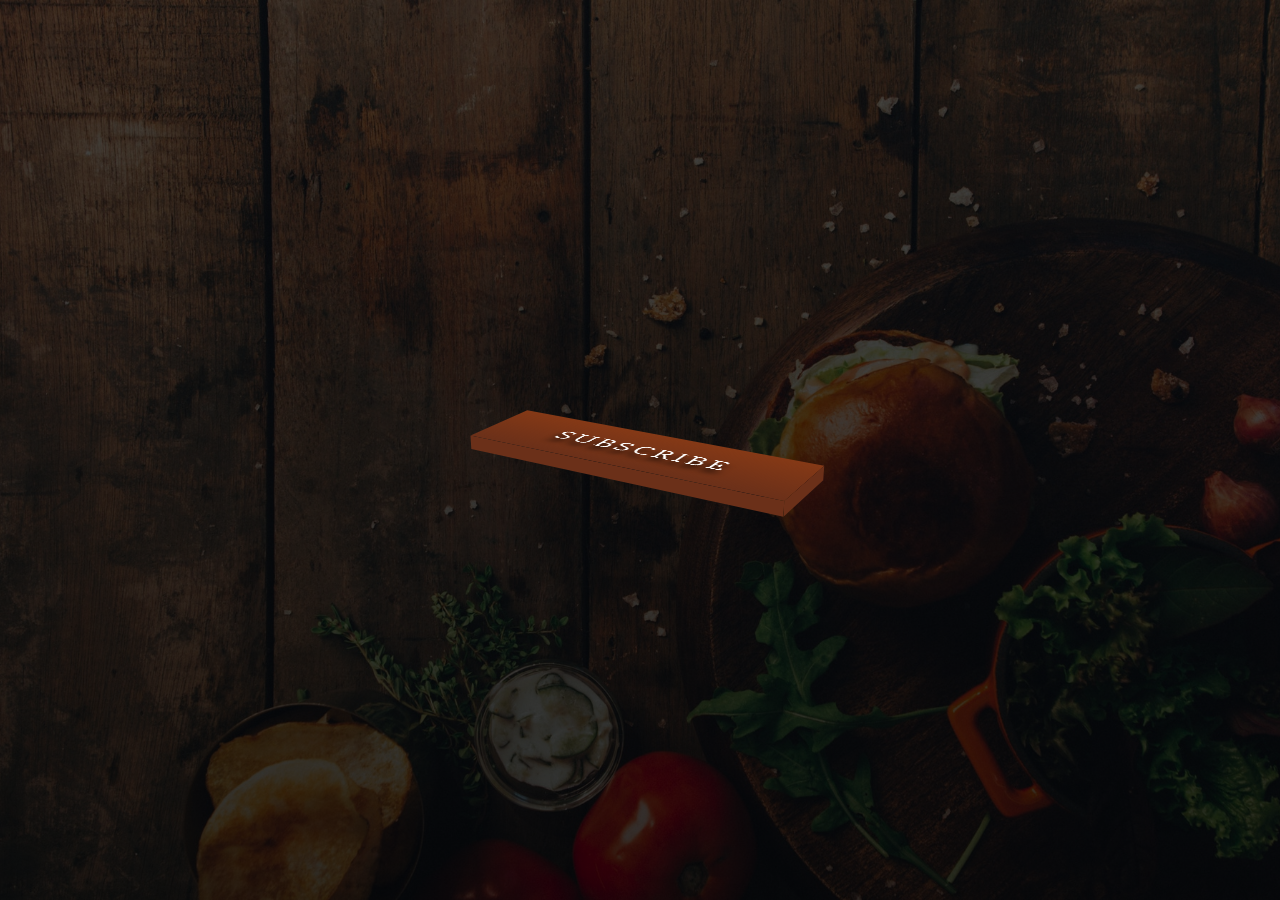
<file: 3D button/index.html>
<!DOCTYPE html>
<html lang="en">
<head>
    <meta charset="UTF-8">
    <meta http-equiv="X-UA-Compatible" content="IE=edge">
    <meta name="viewport" content="width=device-width, initial-scale=1.0">
    <link rel="stylesheet" href="style.css">
    <link rel="stylesheet" href="https://fonts.googleapis.com/css?family=Slabo+27px">
    <title>3D Button</title>
</head>
<body>
    <div class="container">
        <button class="btn">Subscribe</button>
    </div>
</body>
</html>
</file>
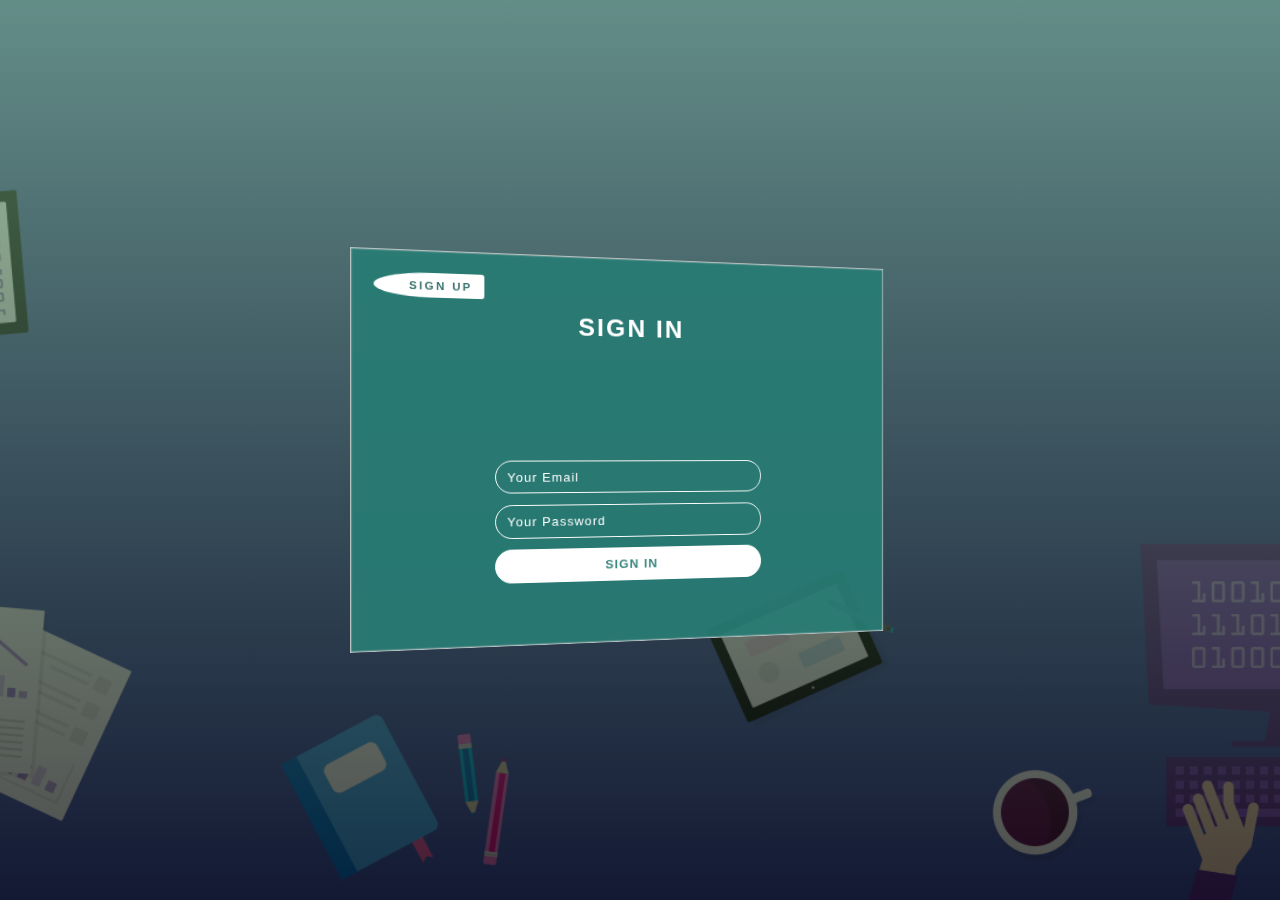
<file: 3D forms/index.html>
<!DOCTYPE html>
<html lang="en">
  <head>
    <meta charset="UTF-8" />
    <meta http-equiv="X-UA-Compatible" content="IE=edge" />
    <meta name="viewport" content="width=device-width, initial-scale=1.0" />
    <title>3D forms</title>
    <link rel="stylesheet" href="style.css" />
  </head>
  <body>
    <div class="container">
      <div class="forms-wrapper">
        <form action="" class="signin-form">
          <a href="#" class="signup-btn">sign up</a>
          <h2>Sign In</h2>
          <div class="inputs-wrapper">
            <input type="email" placeholder="Your Email" />
            <input type="password" placeholder="Your Password" />
            <input type="submit" value="Sign in" />
          </div>
        </form>

        <form action="" class="signup-form">
          <a href="#" class="signin-btn">sign in</a>
          <h2>Sign Up</h2>
          <div class="inputs-wrapper">
            <input type="text" placeholder="Your Name" />
            <input type="email" placeholder="Your Email" />
            <input type="password" placeholder="Your Password" />
            <input type="password" placeholder="Confirm Password" />
            <input type="submit" value="Sign up" />
          </div>
        </form>
      </div>
    </div>
    <script src="script.js"></script>
  </body>
</html>
</file>
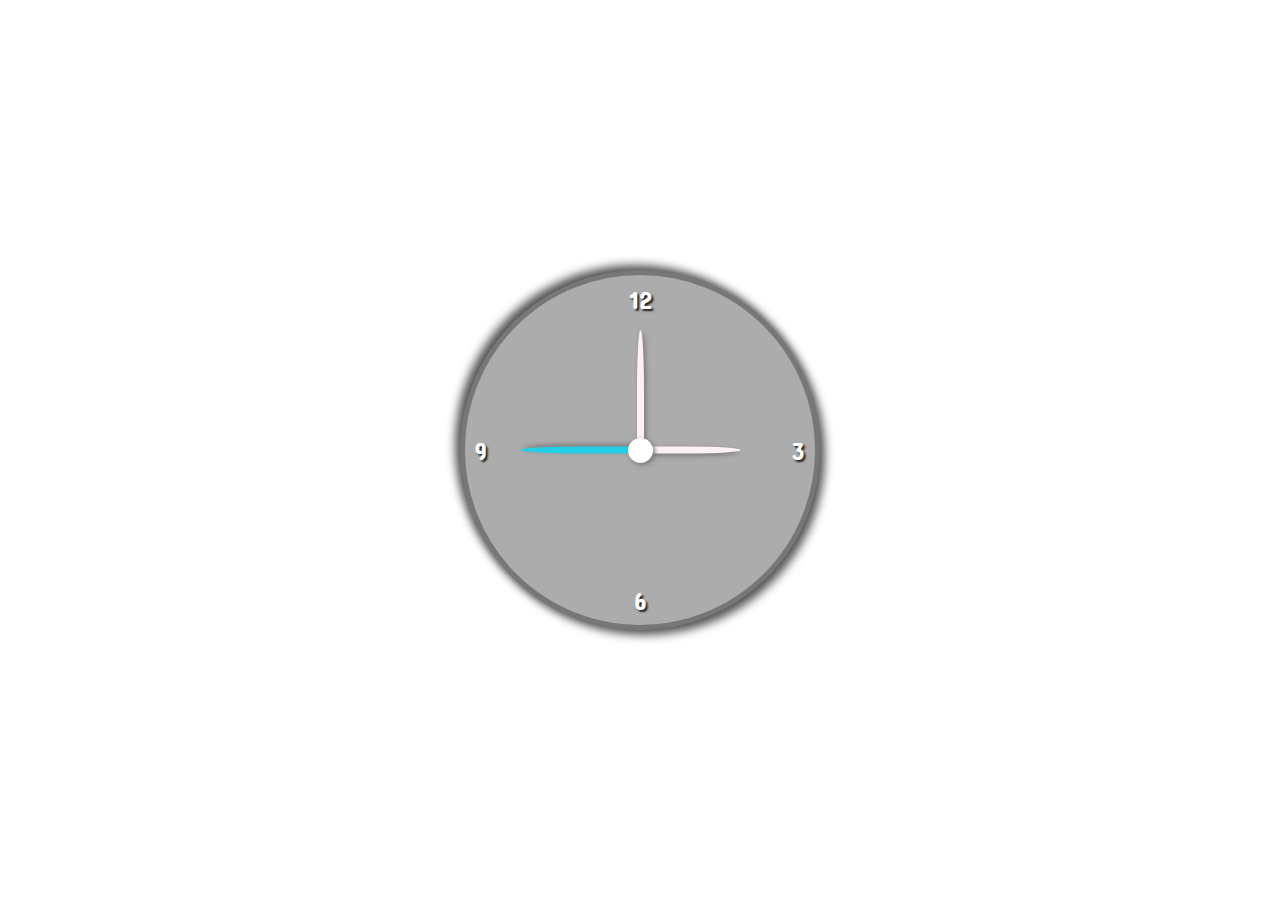
<file: Clock/index.html>
<!DOCTYPE html>
<html lang="en">
  <head>
    <meta charset="UTF-8" />
    <meta http-equiv="X-UA-Compatible" content="IE=edge" />
    <meta name="viewport" content="width=device-width, initial-scale=1.0" />
    <link rel="stylesheet" href="style.css" />
    <title>Clock</title>
  </head>
  <body>
    <div class="container">
      <div class="clock">
        <div class="numbers">
          <div class="twelve">12</div>
          <div class="three">3</div>
          <div class="six">6</div>
          <div class="nine">9</div>
        </div>
        <div class="arrows">
          <div class="hour"></div>
          <div class="minute"></div>
          <div class="second"></div>
        </div>
      </div>
    </div>

    <script src="script.js"></script>
  </body>
</html>
</file>
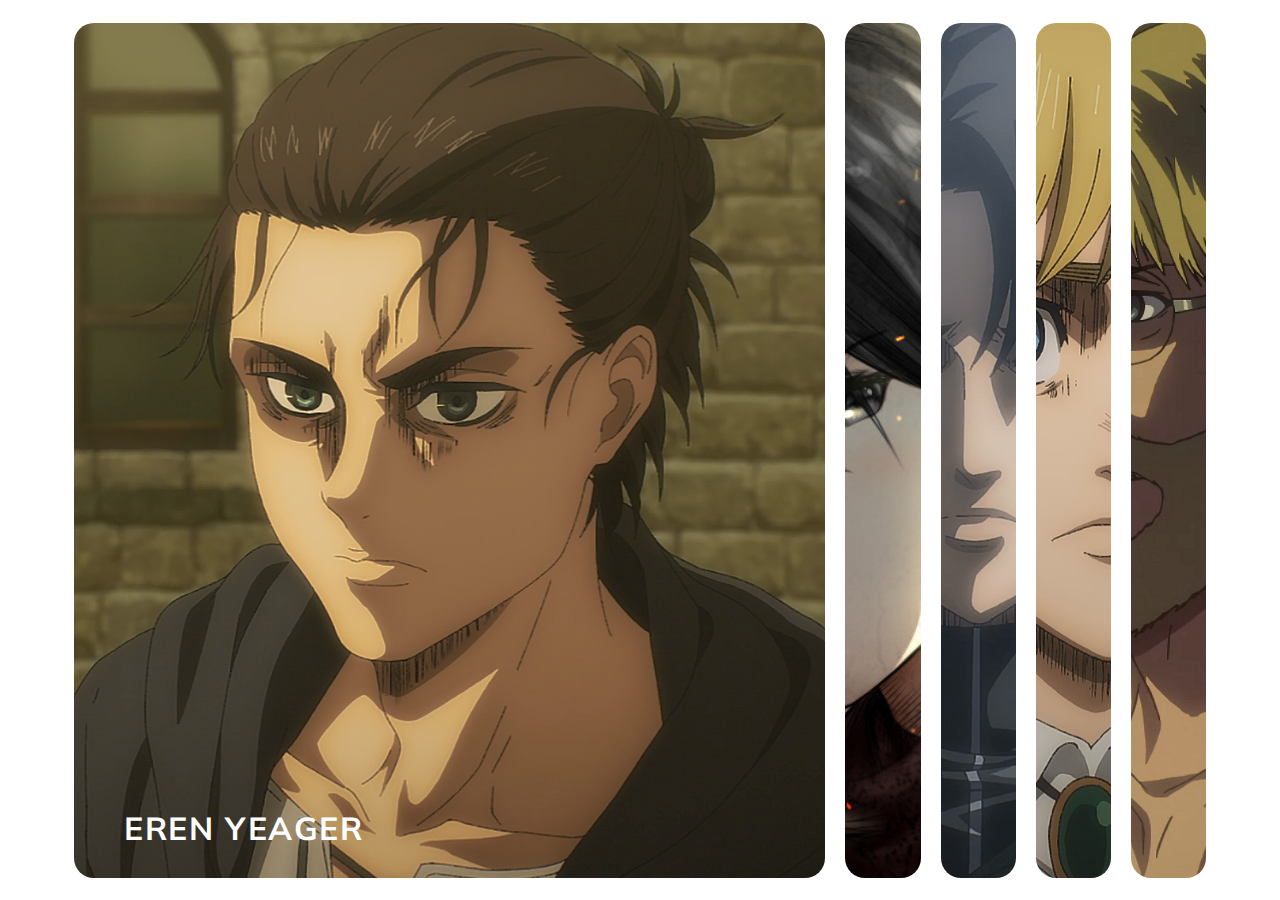
<file: Expanding cards/index.html>
<!DOCTYPE html>
<html lang="en">

<head>
    <meta charset="UTF-8" />
    <meta name="viewport" content="width=device-width, initial-scale=1.0" />
    <link rel="stylesheet" href="index.css" />
    <title>Expanding Cards</title>
</head>

<body>
    <div class="container">
        <div class="panel active"
            style="background-image: url('./img/Eren.jpg')">
            <h3><a href="#">Eren Yeager</a></h3>
        </div>
        <div class="panel"
            style="background-image: url('./img/mikasa.jpg')">
            <h3><a href="#">Mikasa Ackerman</a></h3>
        </div>
        <div class="panel"
            style="background-image: url('./img/levi.jpg')">
            <h3><a href="#">Levi Ackerman</a></h3>
        </div>
        <div class="panel"
            style="background-image: url('./img/armin.jpg')">
            <h3><a href="#">Armin Arlert</a></h3>
        </div>
        <div class="panel"
            style="background-image: url('./img/zeke.jpg')">
            <h3><a href="#">Zeke Yeager</a></h3>
        </div>

    </div>

    <script src="index.js"></script>
</body>

</html>
</file>
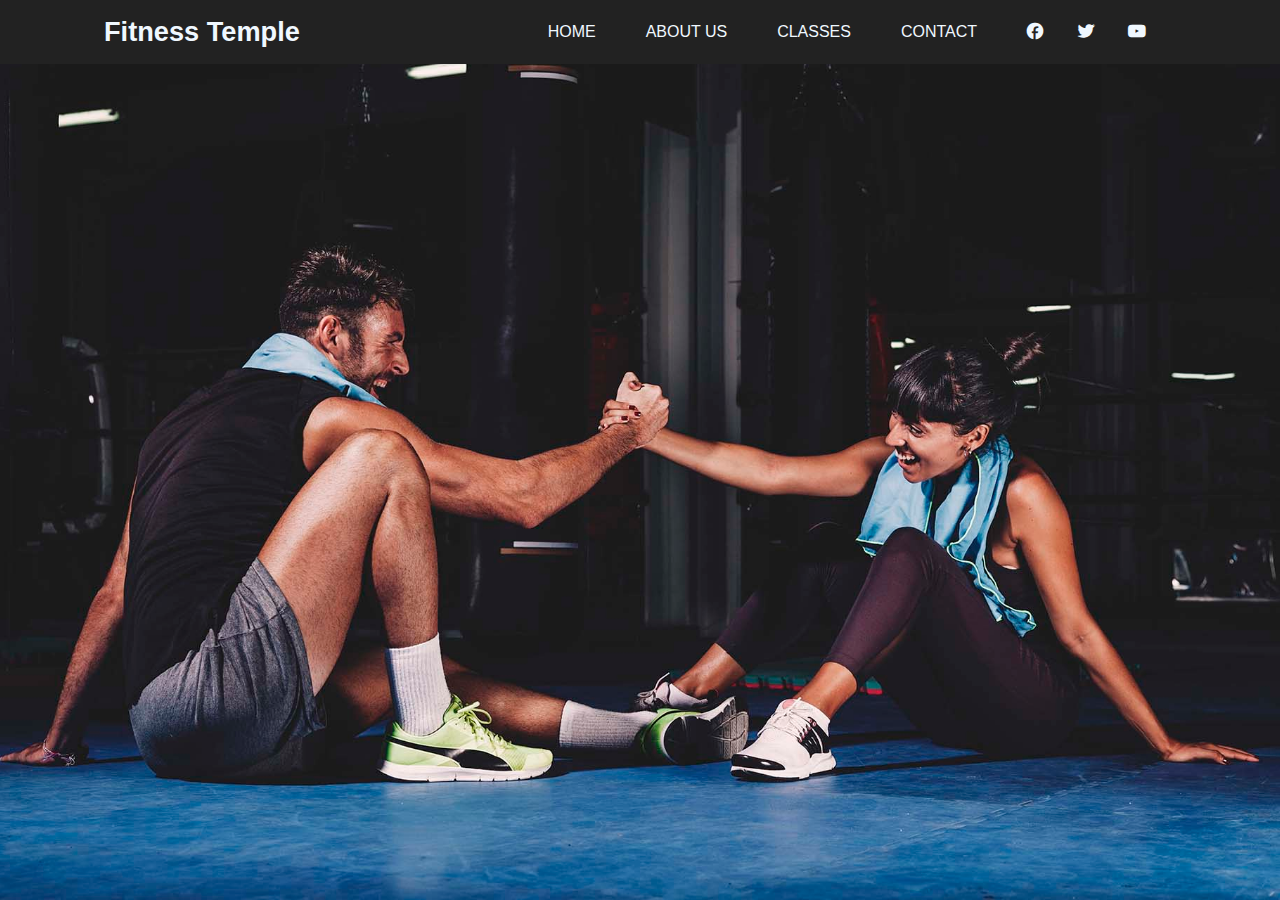
<file: Gym-website/index.html>
<!DOCTYPE html>
<html lang="en">
<head>
    <meta charset="UTF-8">
    <meta http-equiv="X-UA-Compatible" content="IE=edge">
    <meta name="viewport" content="width=device-width, initial-scale=1.0">
    <link
      rel="stylesheet"
      href="https://cdnjs.cloudflare.com/ajax/libs/font-awesome/6.1.1/css/all.min.css"
      >
    <link rel="stylesheet" href="style.css">
    <title>My Gym</title>
</head>
<body>
    <div class="nav">
        <h2>Fitness Temple</h2>
        <ul id="item">
            <li><a href="#">Home</a></li>
            <li><a href="#">About Us</a></li>
            <li><a href="#">Classes</a></li>
            <li><a href="#">Contact</a></li>
            <div class="icon">
                <i class="fa-brands fa-facebook"></i>
                <i class="fa-brands fa-twitter"></i>
                <i class="fa-brands fa-youtube"></i>
            </div>
        </ul>
    </div>

    <div class="back">
        
    </div>
</body>
</html>
</file>
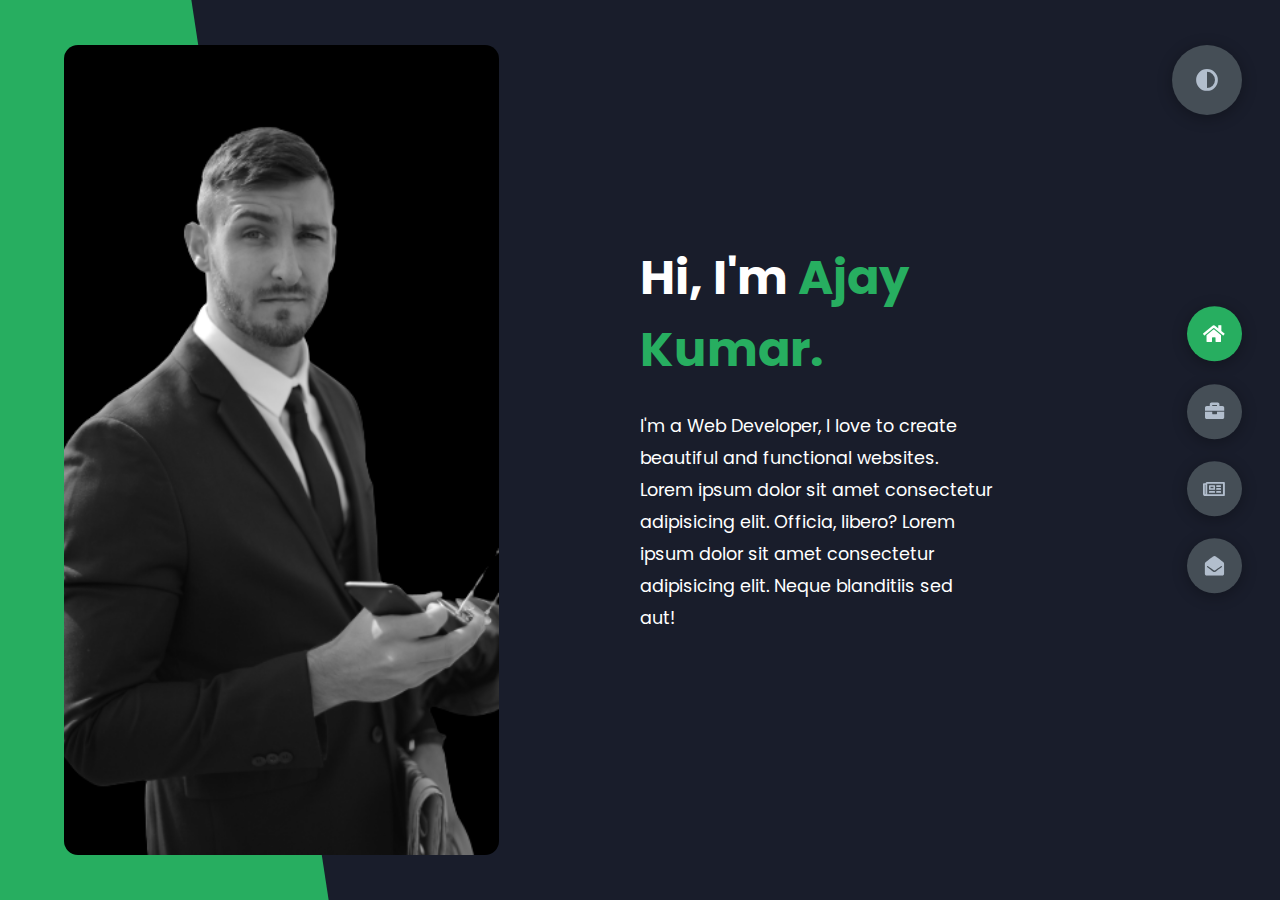
<file: My website/index.html>
<!DOCTYPE html>
<html lang="en">
<head>
    <meta charset="UTF-8">
    <meta http-equiv="X-UA-Compatible" content="IE=edge">
    <meta name="viewport" content="width=device-width, initial-scale=1.0">
    <title>Portfolio</title>
    <link rel="stylesheet" href="styles/styles.css">
    <link rel="preconnect" href="https://fonts.googleapis.com">
    <link rel="preconnect" href="https://fonts.gstatic.com" crossorigin>
    <link rel="stylesheet" href="https://cdnjs.cloudflare.com/ajax/libs/font-awesome/5.15.4/css/all.min.css" integrity="sha512-1ycn6IcaQQ40/MKBW2W4Rhis/DbILU74C1vSrLJxCq57o941Ym01SwNsOMqvEBFlcgUa6xLiPY/NS5R+E6ztJQ==" crossorigin="anonymous" referrerpolicy="no-referrer" />
    <link href="https://fonts.googleapis.com/css2?family=Poppins:wght@400;500;600;700;800&display=swap" rel="stylesheet">
</head>

<body class="main-content">
    <header class="container header active" id="home">
        <div class="header-content">
            <div class="left-header">
                <div class="h-shape"></div>
                <div class="image">
                    <img src="img/hero.png" alt="">
                </div>
            </div>
            <div class="right-header">
                <h1 class="name">
                    Hi, I'm <span>Ajay Kumar.</span>
                </h1>
                <p>
                    I'm a Web Developer, I love to create beautiful and functional websites.
                    Lorem ipsum dolor sit amet consectetur adipisicing elit. Officia, libero?
                    Lorem ipsum dolor sit amet consectetur adipisicing elit. Neque blanditiis sed aut!
                </p>
            </div>
        </div>
    </header>


    <main>


        <section class="container" id="portfolio">

            <div class="main-title">
                <h2>My <span>Portfolio</span><span class="bg-text">My Work</span></h2>
            </div>
            <p class="port-text">
                Here is some of my work that I've done in various programming languages.
            </p>
            <div class="portfolios">
                <div class="portfolio-item">
                    <div class="image">
                        <img src="img/port1.jpg" alt="">
                    </div>
                    <div class="hover-items">
                        <h3>Project Source</h3>
                        <div class="icons">
                            <a href="#" class="icon">
                                <i class="fab fa-github"></i>
                            </a>
                        </div>
                    </div>
                </div>
                <div class="portfolio-item">
                    <div class="image">
                        <img src="img/port2.jpg" alt="">
                    </div>
                    <div class="hover-items">
                        <h3>Project Source</h3>
                        <div class="icons">
                            <a href="#" class="icon">
                                <i class="fab fa-github"></i>
                            </a>
                        </div>
                    </div>
                </div>
                <div class="portfolio-item">
                    <div class="image">
                        <img src="img/port3.jpg" alt="">
                    </div>
                    <div class="hover-items">
                        <h3>Project Source</h3>
                        <div class="icons">
                            <a href="#" class="icon">
                                <i class="fab fa-github"></i>
                            </a>
                        </div>
                    </div>
                </div>
                <div class="portfolio-item">
                    <div class="image">
                        <img src="img/port4.jpg" alt="">
                    </div>
                    <div class="hover-items">
                        <h3>Project Source</h3>
                        <div class="icons">
                            <a href="#" class="icon">
                                <i class="fab fa-github"></i>
                            </a>
                        </div>
                    </div>
                </div>
                <div class="portfolio-item">
                    <div class="image">
                        <img src="img/port5.jpg" alt="">
                    </div>
                    <div class="hover-items">
                        <h3>Project Source</h3>
                        <div class="icons">
                            <a href="#" class="icon">
                                <i class="fab fa-github"></i>
                            </a>
                        </div>
                    </div>
                </div>
                <div class="portfolio-item">
                    <div class="image">
                        <img src="img/port2.jpg" alt="">
                    </div>
                    <div class="hover-items">
                        <h3>Project Source</h3>
                        <div class="icons">
                            <a href="#" class="icon">
                                <i class="fab fa-github"></i>
                            </a>
                        </div>
                    </div>
                </div>
                <div class="portfolio-item">
                    <div class="image">
                        <img src="img/port7.jpg" alt="">
                    </div>
                    <div class="hover-items">
                        <h3>Project Source</h3>
                        <div class="icons">
                            <a href="#" class="icon">
                                <i class="fab fa-github"></i>
                            </a>
                        </div>
                    </div>
                </div>
            </div>

        </section>


        <section class="container" id="blogs">
            <div class="blogs-content">
                <div class="main-title">
                    <h2>My <span>Blogs</span><span class="bg-text">My Blogs</span></h2>
                </div>
                <div class="blogs">
                    <div class="blog">
                        <img src="img/port6.jpg" alt="">
                        <div class="blog-text">
                            <h4>
                                How to Create Your Own Website
                            </h4>
                            <p>
                                Lorem ipsum dolor sit, amet consectetur adipisicing elit. 
                                Doloribus natus voluptas, eos obcaecati recusandae amet?
                            </p>
                        </div>
                    </div>
                    <div class="blog">
                        <img src="img/blog1.jpg" alt="">
                        <div class="blog-text">
                            <h4>
                                How to Become an Expert in Web Design
                            </h4>
                            <p>
                                Lorem ipsum dolor sit, amet consectetur adipisicing elit. 
                                Doloribus natus voluptas, eos obcaecati recusandae amet?
                            </p>
                        </div>
                    </div>
                    <div class="blog">
                        <img src="img/blog2.jpg" alt="">
                        <div class="blog-text">
                            <h4>
                                Become a Web Designer in 10 Days
                            </h4>
                            <p>
                                Lorem ipsum dolor sit, amet consectetur adipisicing elit. 
                                Doloribus natus voluptas, eos obcaecati recusandae amet?
                            </p>
                        </div>
                    </div>
                    <div class="blog">
                        <img src="img/blog3.jpg" alt="">
                        <div class="blog-text">
                            <h4>
                                Debbuging made easy with Web Inspector
                            </h4>
                            <p>
                                Lorem ipsum dolor sit, amet consectetur adipisicing elit. 
                                Doloribus natus voluptas, eos obcaecati recusandae amet?
                            </p>
                        </div>
                    </div>
                    <div class="blog">
                        <img src="img/port1.jpg" alt="">
                        <div class="blog-text">
                            <h4>
                                Get started with Web Design and UI Design
                            </h4>
                            <p>
                                Lorem ipsum dolor sit, amet consectetur adipisicing elit. 
                                Doloribus natus voluptas, eos obcaecati recusandae amet?
                            </p>
                        </div>
                    </div>
                    <div class="blog">
                        <img src="img/port3.jpg" alt="">
                        <div class="blog-text">
                            <h4>
                                This is what you need to know about Web Design
                            </h4>
                            <p>
                                Lorem ipsum dolor sit, amet consectetur adipisicing elit. 
                                Doloribus natus voluptas, eos obcaecati recusandae amet?
                            </p>
                        </div>
                    </div>
                </div>
            </div>
        </section>


        <section class="container contact" id="contact">
            <div class="contact-container">
                <div class="main-title">
                    <h2>Contact <span>Me</span><span class="bg-text">Contact</span></h2>
                </div>
                <div class="contact-content-con">

                    <div class="right-contact">
                        <form action="" class="contact-form">
                            <div class="input-control i-c-2">
                                <input type="text" required placeholder="YOUR NAME">
                                <input type="email" required placeholder="YOUR EMAIL">
                            </div>
                            <div class="input-control">
                                <input type="text" required placeholder="ENTER SUBJECT">
                            </div>
                            <div class="input-control">
                                <textarea name="" id="" cols="15" rows="8" placeholder="Message Here..."></textarea>
                            </div>
                        </form>
                    </div>
                </div>
            </div>
        </section>


    </main>

    <div class="controls">
        <div class="control active-btn" data-id="home" >
            <i class="fas fa-home"></i></a>
        </div>
        <div class="control" data-id="portfolio">
            <i class="fas fa-briefcase"></i>
        </div>
        <div class="control" data-id="blogs">
            <i class="far fa-newspaper"></i>
        </div>
        <div class="control" data-id="contact">
            <i class="fas fa-envelope-open"></i>
        </div>
    </div>


    <div class="theme-btn">
        <i class="fas fa-adjust"></i>
    </div>


    <script src="app.js"></script>
</body>
</html>
</file>
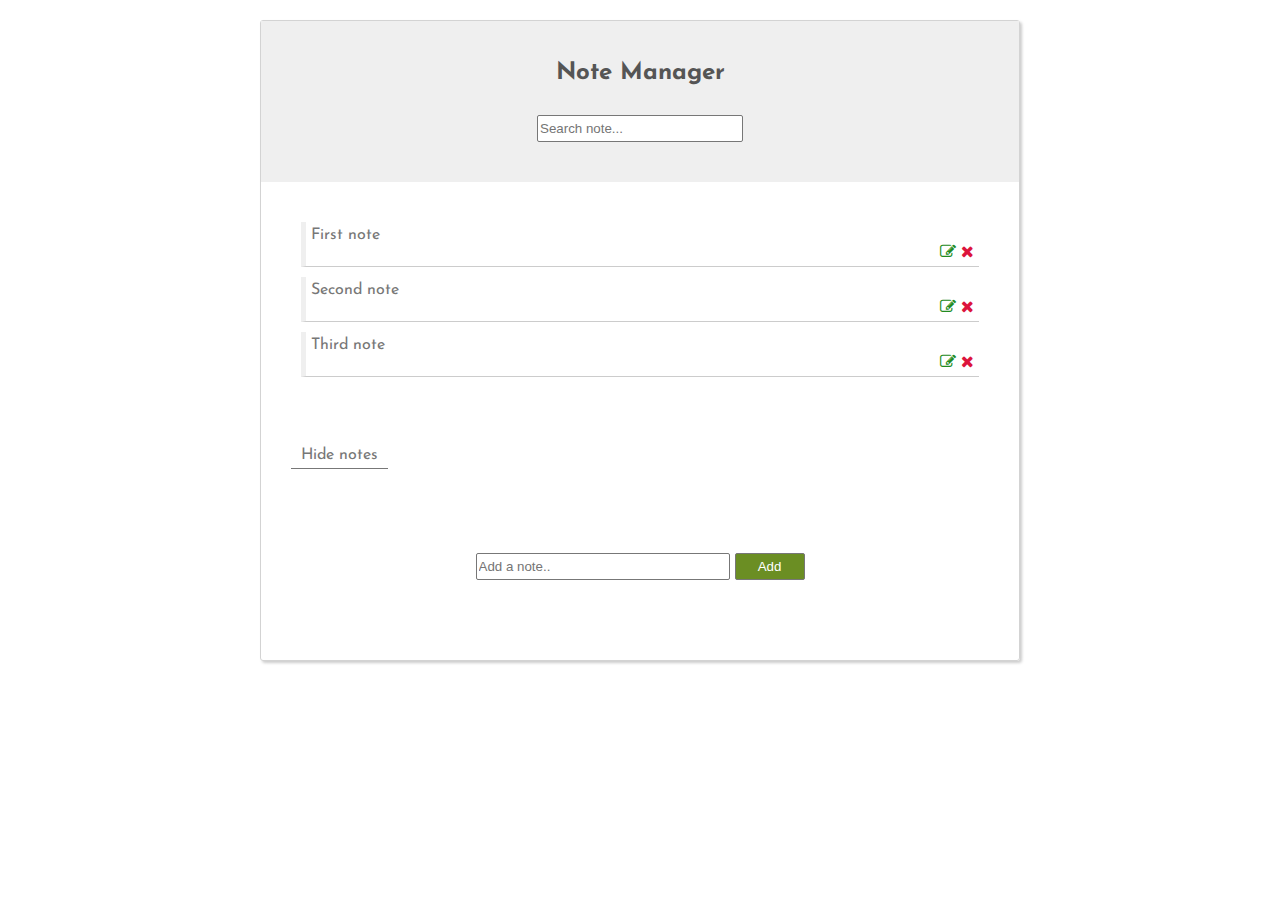
<file: Note Manager/index.html>
<!DOCTYPE html>
<html lang="en">
  <head>
    <meta charset="UTF-8" />
    <title>Note Manager</title>
    <link rel="stylesheet" type="text/css" href="style.css" />
    <link rel="stylesheet" type="text/css" href="css/font-awesome.css" />
    <link
      href="https://fonts.googleapis.com/css?family=Josefin+Sans"
      rel="stylesheet"
    />
  </head>
  <body>
    <div class="wrapper">
      <header>
        <h2 id="heading">Note Manager</h2>
        <form id="search-note">
          <input type="text" placeholder="Search note..." />
        </form>
      </header>
      <div class="note-list">
        <ul id="list">
          <li>
            <p>First note</p>
            <p>
              <i class="fa fa-pencil-square-o"></i><i class="fa fa-times"></i>
            </p>
            <input class="edit-note" type="text" />
          </li>
          <li>
            <p>Second note</p>
            <p>
              <i class="fa fa-pencil-square-o"></i><i class="fa fa-times"></i>
            </p>
            <input class="edit-note" type="text" />
          </li>
          <li>
            <p>Third note</p>
            <p>
              <i class="fa fa-pencil-square-o"></i><i class="fa fa-times"></i>
            </p>
            <input class="edit-note" type="text" />
          </li>
        </ul>
      </div>
      <div id="hide-list">
        <label for="hide">Hide notes</label>
        <input type="checkbox" id="hide" />
      </div>
      <div id="add-notes">
        <form id="add">
          <input type="text" placeholder="Add a note.." id="add-input" />
          <input type="submit" value="Add" id="add-btn" />
        </form>
      </div>
    </div>
  </body>
  <script src="script.js"></script>
</html>
</file>
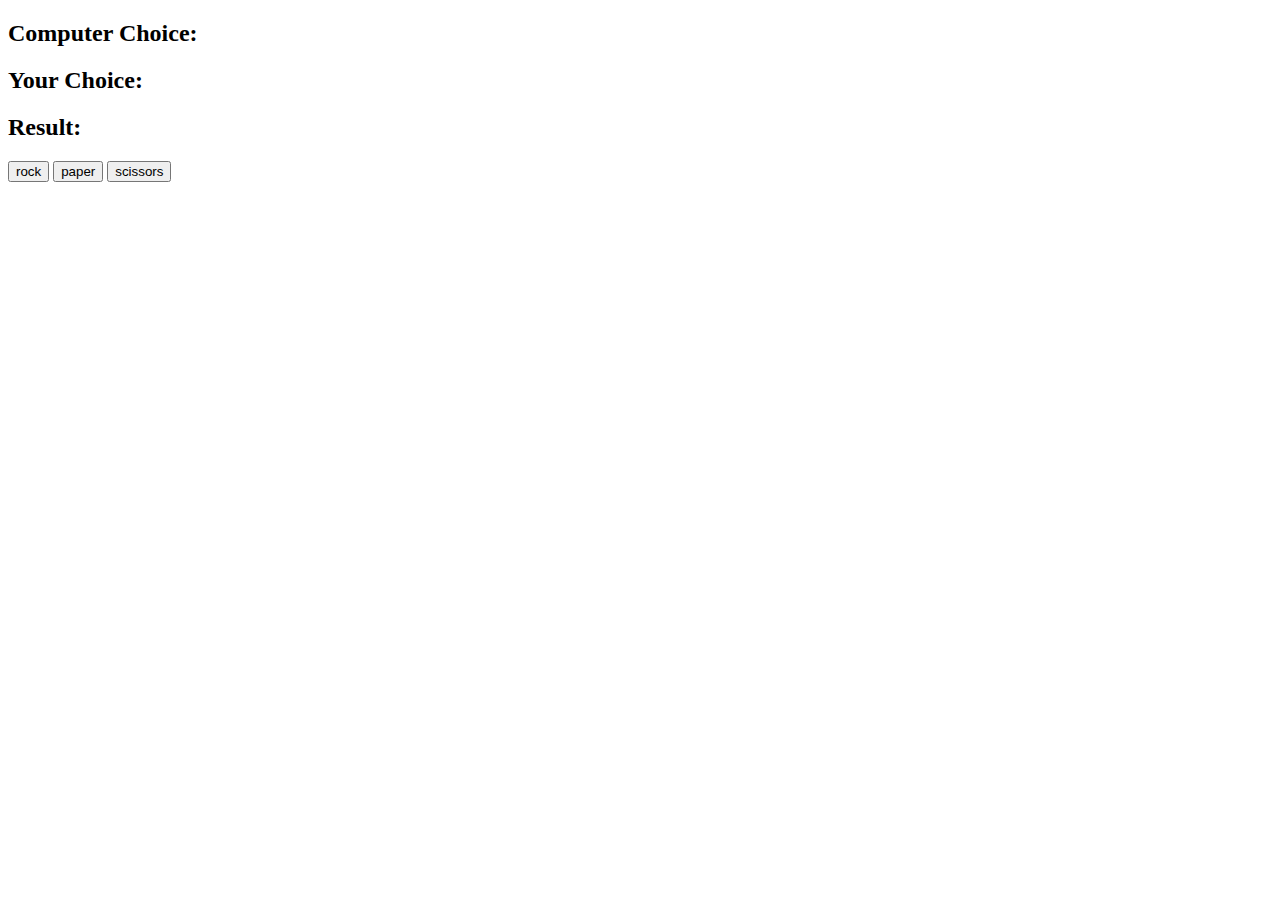
<file: Rock-paper-scissors/index.html>
<!DOCTYPE html>
<html lang="en" dir="ltr">
  <head>
    <meta charset="utf-8">
    <title>Rock Paper Scissors Tutorial</title>
  </head>
  <body>

    <h2>Computer Choice: <span id="computer-choice"></span></h2>
    <h2>Your Choice: <span id="user-choice"></span></h2>
    <h2>Result: <span id="result"></span></h2>

    <button id="rock">rock</button>
    <button id="paper">paper</button>
    <button id="scissors">scissors</button>

    <script src="app.js" charset="utf-8"></script>
  </body>
</html>
</file>
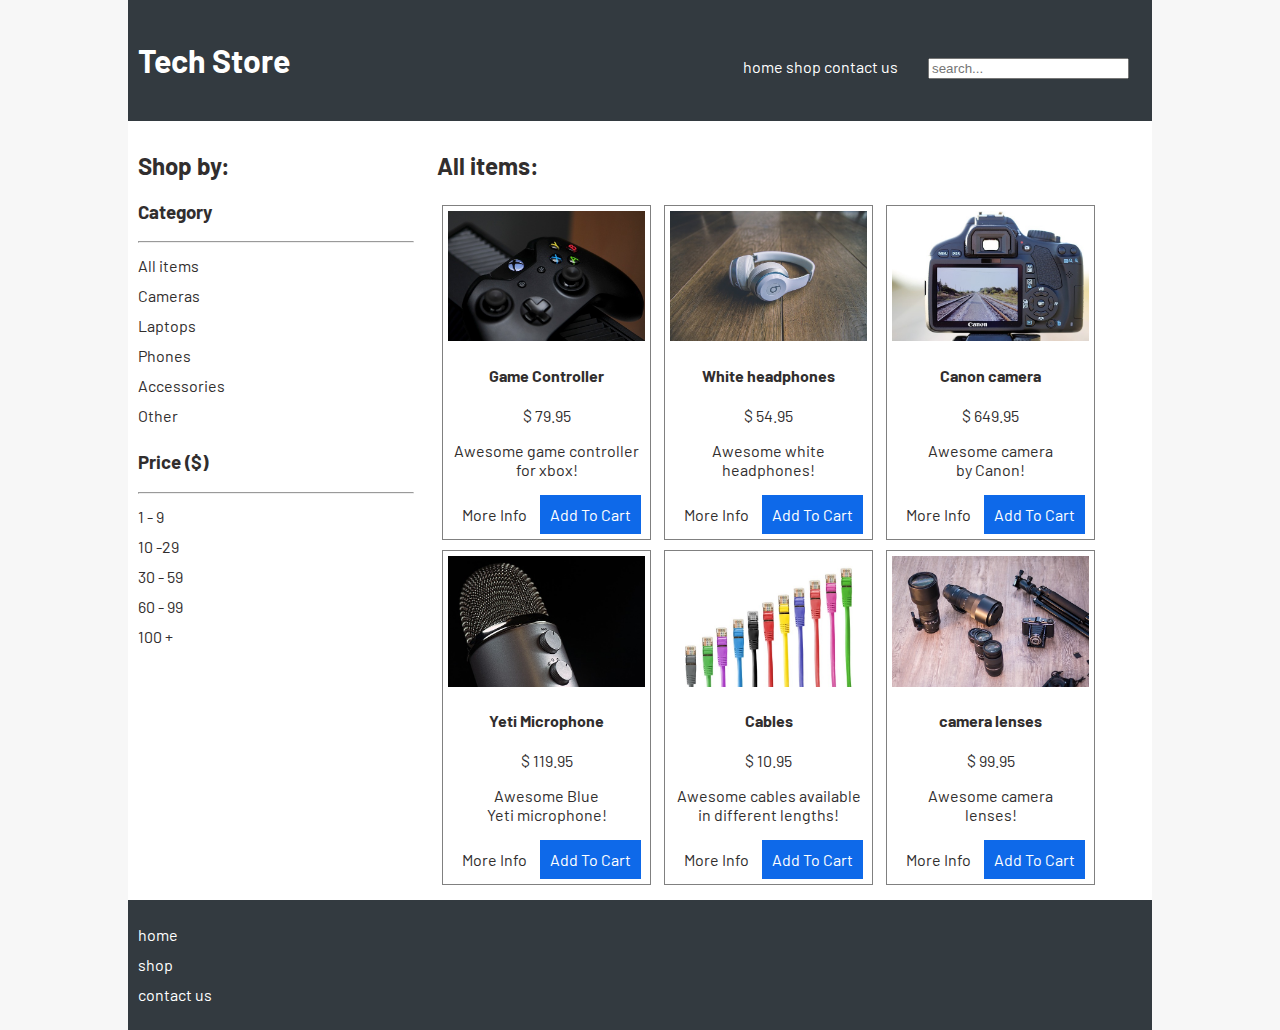
<file: store-page/index.html>
<!DOCTYPE html>
<html lang="en">
  <head>
    <meta charset="UTF-8">
    <meta name="viewport" content="width=device-width, initial-scale=1">
    <title>Tech Store</title>
    <link href="https://fonts.googleapis.com/css?family=Barlow" rel="stylesheet">
    <link rel="stylesheet" href="styles.css">
  </head>
  <body>

    <header>
      <h1>Tech Store</h1>
      <nav>
        <ul>
          <li><a href="index.html">home</a></li>
          <li><a href="">shop</a></li>
          <li><a href="contact.html">contact us</a></li>
        </ul>
      </nav>
      <input type="search" placeholder="search...">
    </header>
    
    <aside>
      <h2>Shop by:</h2>

      <section>
        <h3>Category</h3>
        <hr>
        <ul>
          <li>All items</li>
          <li>Cameras</li>
          <li>Laptops</li>
          <li>Phones</li>
          <li>Accessories</li>
          <li>Other</li>
        </ul>
      </section>

      <section>
        <h3>Price <span>($)</span></h3>
        <hr>
        <ul>
          <li>1 - 9</li>
          <li>10 -29</li>
          <li>30 - 59</li>
          <li>60 - 99</li>
          <li>100 +</li>
        </ul>
      </section>
      
    </aside>

    <!-- Main section to display products: -->
    <main>
      <h2>All items:</h2>
      <div class="product">
        <a href="product-detail.html">
          <img src="images/controller.jpg" alt="game controller picture">           
        </a>
        <h4><a href="product-detail.html">Game Controller</a></h4>
        <p>$ 79.95</p>
        <p>Awesome game controller<br> for xbox!</p>
        <a href="product-detail.html" class="button" >More Info</a>
        <a href="" class="button" id="position">Add To Cart</a>
      </div>

      <div class="product">
        <img src="images/headphones.jpg" alt="headphones picture">            
        <h4><a href="">White headphones</a></h4>
        <p>$ 54.95</p>
        <p>Awesome white<br> headphones!</p>
        <a href="" class="button">More Info</a>
        <a href="" class="button">Add To Cart</a>
      </div>

      <div class="product">
        <img src="images/camera.jpg" alt="camera picture">            
        <h4><a href="">Canon camera</a></h4>
        <p>$ 649.95</p>
        <p>Awesome camera<br> by Canon!</p>
        <a href="" class="button">More Info</a>
        <a href="" class="button">Add To Cart</a>
      </div>

      <div class="product">
        <img src="images/microphone.jpg" alt="microphone picture">            
        <h4><a href="">Yeti Microphone</a></h4>
        <p>$ 119.95</p>
        <p>Awesome Blue<br> Yeti microphone!</p>
        <a href="" class="button">More Info</a>
        <a href="" class="button">Add To Cart</a>
      </div>

      <div class="product">
        <img src="images/cables.jpg" alt="cables picture">            
        <h4><a href="">Cables</a></h4>
        <p>$ 10.95</p>
        <p>Awesome cables available<br> in different lengths!</p>
        <a href="" class="button">More Info</a>
        <a href="" class="button">Add To Cart</a>
      </div>

      <div class="product">
        <img src="images/lenses.jpg" alt="lenses picture">            
        <h4><a href="">camera lenses</a></h4>
        <p>$ 99.95</p>
        <p>Awesome camera<br> lenses!</p>
        <a href="" class="button">More Info</a>
        <a href="" class="button">Add To Cart</a>
      </div>

    </main>

    <footer>
      <nav>
        <ul>
            <li><a href="index.html">home</a></li>
            <li><a href="">shop</a></li>
            <li><a href="contact.html">contact us</a></li>
        </ul>
      </nav>
    </footer>

  </body>
</html>
</file>
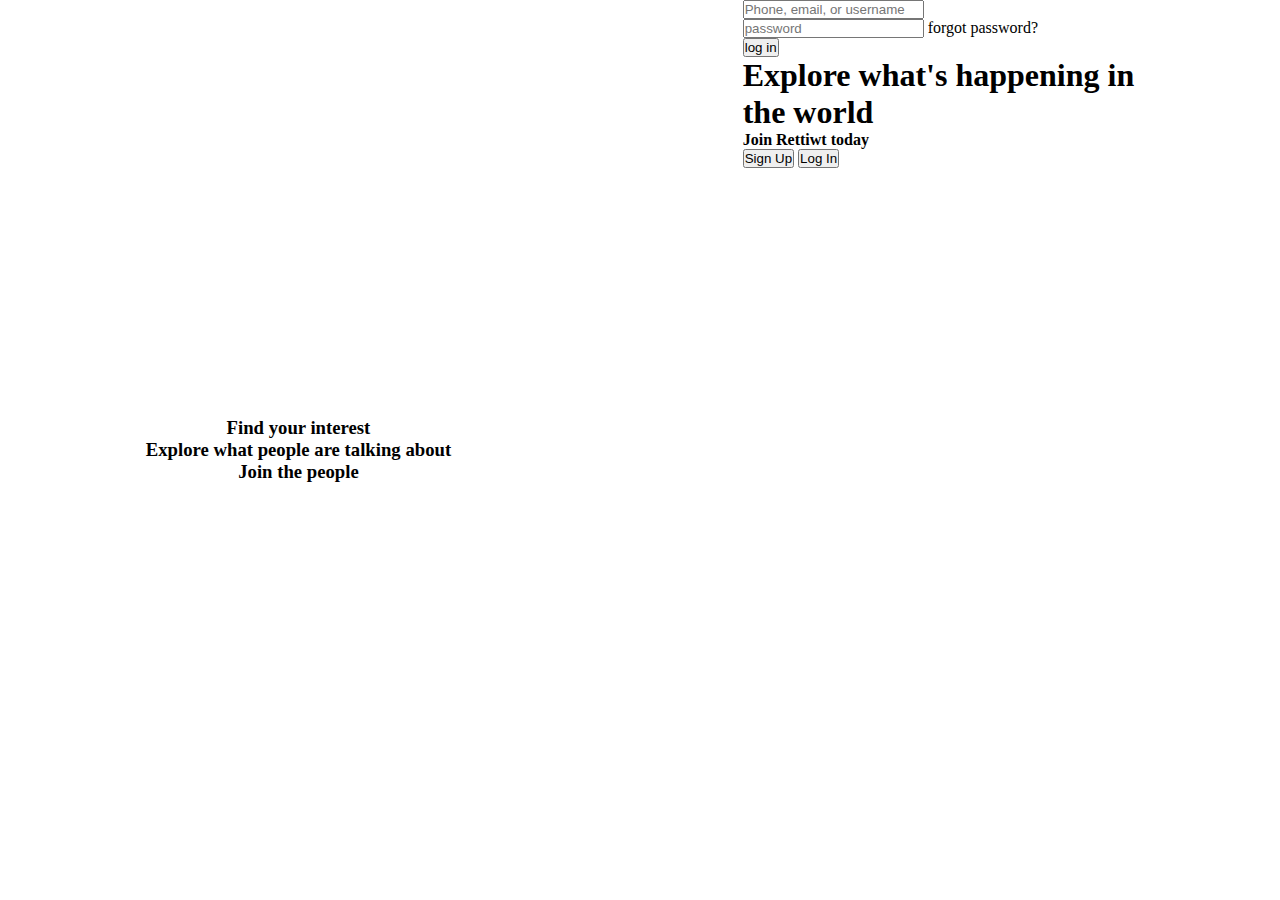
<file: Twitter-clone-front-end/index.html>
<!DOCTYPE html>
<html lang="en">
  <head>
    <meta charset="UTF-8" />
    <meta name="viewport" content="width=device-width, initial-scale=1.0" />
    <meta http-equiv="X-UA-Compatible" content="ie=edge" />
    <link
      rel="stylesheet"
      href="https://cdnjs.cloudflare.com/ajax/libs/font-awesome/5.8.2/css/all.min.css"
      integrity="sha384-oS3vJWv+0UjzBfQzYUhtDYW+Pj2yciDJxpsK1OYPAYjqT085Qq/1cq5FLXAZQ7Ay"
      crossorigin="anonymous"
    />
    <link
      href="https://fonts.googleapis.com/css?family=Josefin+Sans:300,400,600,700&display=swap"
      rel="stylesheet"
    />
    <link rel="stylesheet" href="style.css" />
    <title>Rettiwt</title>
  </head>
  <body>
    <!-- main page start -->

    <section class="main-page">
      <!-- left part start -->
      <div class="left">
        <div class="left-content">
          <div>
            <i class="fas fa-search"></i>
            <h3 class="left-content-heading">Find your interest</h3>
          </div>

          <div>
            <i class="fas fa-user-friends"></i>
            <h3 class="left-content-heading">Explore what people are talking about</h3>
          </div>

          <div>
            <i class="fas fa-comment"></i>
            <h3 class="left-content-heading">Join the people</h3>
          </div>
        </div>
      </div>
      <!-- left part end -->

      <!-- right part start -->
      <div class="right">
        <div class="right-content">
          <form class="right-content-form">
            <input type="text" class="user-info" placeholder="Phone, email, or username">
           <div>
            <input type="password" class="password" placeholder="password">
            <label >forgot password?</label>
          </div>
            <button type="button" class="btn-top">log in</button>         
           </form>

           <div class="middle-content">
             <i class="fas fa-dove"></i>
             <h1>Explore what's happening in<br> the world</h1>
             <h4>Join Rettiwt today</h4>
             <button type="button" class="sign-up">Sign Up</button>
             <button type="button" class="log-in">Log In</button>
           </div>
        </div>
      </div>
    </section>

    <!-- main page end -->
  </body>
</html>
</file>
<file: 3D button/style.css>
*{
    padding: 0;
    margin: 0;
    box-sizing: border-box;
}

.container{
    width: 100%;
    height: 100vh;
    background: linear-gradient(rgba(0, 0, 0, 0.7), rgba(0, 0, 0, 0.8)), url("images/bg.jpeg");
    background-position: center;
    background-repeat: no-repeat;
    background-size: cover;
    display: flex;
    align-items: center;
    justify-content: center;
    perspective: 1000px;
}


.btn{
    width: 350px;
    height: 100px;
    background: linear-gradient(#853916, #6b3019);
    border: none;
    outline: none;
    cursor: pointer;
    font-family: 'Slabo 27px', serif;
    font-size: 35px;
    text-transform: uppercase;
    letter-spacing: 4px;
    color: white;
    text-shadow: 0 10px 10px black;
    transform: rotateX(70deg) rotateZ(30deg);
    transform-style: preserve-3d;
    transition: transform 0.8s;
}


.btn:before{
    content: "";
    width: 100%;
    height: 15px;
    background-color:#6b3019;
    position: absolute;
    bottom: 0;
    right: 0;
    transform: rotateX(90deg);
    transform-origin: bottom;
}

.btn:after{
    content: "";
    width: 15px;
    height: 100%;
    background-color:#6b3019;
    position: absolute;
    top: 0;
    right: 0;
    transform: rotateY(-90deg);
    transform-origin: right;
}

.btn:hover{
    transform: rotateX(30deg) rotateZ(0);
    background: transparent;
}
</file>
<file: 3D forms/style.css>
*{
    margin: 0;
    padding: 0;
    box-sizing: border-box;
    text-decoration: none;
    font-family: Arial, sans-serif ;
}

html{
    font-size: 72.5%;
}

.container{
    width: 100%;
    height: 100vh;
    background: linear-gradient(rgba(114, 166, 121, 0.7), rgba(0,0,0,0.7)), url(images/background.png);
    background-position: center;
    background-repeat: no-repeat;
    background-size: cover;
    perspective: 100rem;

}

.forms-wrapper{
    transform-style: preserve-3d;
    position: absolute;
    top: calc(50% - 17.5rem);
    left: calc(50% - 25rem);
    transform: rotateY(14deg);
    transition: transform 0.5s, left 0.5s;
}

.forms-wrapper.change{
    transform: rotateY(100deg);
    left: calc(50% + 25rem);
}

.forms-wrapper form{
    width: 50rem;
    height: 35rem;
    background-color: rgba(39, 123, 116, 0.925);
    display: flex;
    flex-direction: column;
    justify-content: space-around;
    align-items: center;
    box-shadow: 0.1rem 0.1rem 0.1rem #ccc inset, -0.1rem -0.1rem 0.1rem #ccc inset;
    position: absolute;
}

.signup-form{
    transform: rotateY(270deg) translateZ(25rem) translateX(-25rem);
}

form a{
    top: 2rem;
    position: absolute;
    background-color: white;
    font-weight: 600;
    text-transform: uppercase;
    color: rgb(58, 115, 110);
    letter-spacing: .2rem;
}

.signin-btn{
    right: 2rem;
    padding: .5rem 3rem 0.5rem 1rem;
    border-radius: .5rem 100% 100% .5rem;
}

.signup-btn{
    left: 2rem;
    padding: .5rem 1rem 0.5rem 3rem;
    border-radius: 100% .5rem .5rem 100%;
}

form h2{
    font-size: 2.3rem;
    text-transform: uppercase;
    letter-spacing: .2rem;
    color: #fff;
}

.inputs-wrapper{
    display: flex;
    flex-direction: column;
}

.inputs-wrapper input{
    width: 25rem;
    height: 3rem;
    padding: 0.5rem 1rem;
    margin: 0.5rem 0;
    background-color: transparent;
    border: .1rem solid #fff;
    border-radius: 5rem;
    color: #fff;
    letter-spacing: .1rem;
    outline: none;
}

.inputs-wrapper input::placeholder{
    color: #fff;
    font-weight: 300;
}

.inputs-wrapper input[type="submit"]{
    background-color: #fff;
    color: rgba(39, 123, 116, 0.925);
    font-weight: 900;
    text-transform: uppercase;
    cursor: pointer;
}
</file>
<file: Clock/style.css>
@import url("https://fonts.googleapis.com/css2?family=Concert+One&display=swap");

* {
  margin: 0;
  padding: 0;
  font-family: "Concert One", cursive;
}

html {
  font-size: 62.5%;
}

.container {
  width: 100%;
  height: 100vh;
  display: flex;
  justify-content: center;
  align-items: center;
}

.clock {
  width: 35rem;
  height: 35rem;
  background-color: #acacac;
  border-radius: 50%;
  border: 0.5rem solid #777;
  box-shadow: 0.5rem 0.5rem 1rem #555, -0.5rem -0.5rem 1rem #555;
  position: relative;
}

.numbers {
  width: inherit;
  height: inherit;
  position: relative;
}

.numbers div {
  position: absolute;
  font-size: 2.5rem;
  color: #fff;
  text-shadow: 0.2rem 0.2rem 0.2rem #222;
}

.twelve {
  top: 1rem;
  left: 50%;
  transform: translateX(-50%);
}

.three {
  right: 1rem;
  top: 50%;
  transform: translateY(-50%);
}

.six {
  bottom: 1rem;
  left: 50%;
  transform: translateX(-50%);
}

.nine {
  left: 1rem;
  top: 50%;
  transform: translateY(-50%);
}

.arrows {
  width: inherit;
  height: inherit;
  position: absolute;
  top: 0;
  left: 0;
  display: flex;
  justify-content: center;
  align-items: center;
}

.arrows::before {
  content: "";
  width: 2.5rem;
  height: 2.5rem;
  background-color: #fff;
  border-radius: 50%;
  box-shadow: 0.2rem 0.2rem 0.5rem #777;
  z-index: 10;
}

.arrows div {
  width: 0.7rem;
  height: 12rem;
  background-color: #fff0f5;
  position: absolute;
  bottom: 50%;
  box-shadow: 0.2rem 0.2rem 0.5rem #777;
  border-radius: 100% 100% 0 0;
  transform-origin: bottom center;
}

.arrows .hour {
  height: 10rem;
  transform: rotate(90deg);
}

.arrows .second {
  background-color: #24cfe6;
  transform: rotate(270deg);
}
</file>
<file: Expanding cards/index.css>
@import url('https://fonts.googleapis.com/css?family=Muli&display=swap');

* {
  padding: 0;
  margin: 0;
  box-sizing: border-box;
}

body {
  font-family: 'Muli', sans-serif;
  display: flex;
  align-items: center;
  justify-content: center;
  height: 100vh;
  overflow: hidden;
  margin: 0;
}

.container {
  display: flex;
  width: 90vw;
}

.container a{
  text-decoration: none;
  display: inline-block;
  padding: 10px 30px;
  color: white;
  background-color: transparent;
  font-size: 2rem;
  text-transform: uppercase;
  letter-spacing: .1rem;
  transition: .3s ease;
  transition-property: background-color, color;
}

.container a:hover{
    color: wheat;
    background-color: rgb(67, 76, 201);
}


.panel {
  background-size: cover;
  background-position: center;
  background-repeat: no-repeat;
  height: 95vh;
  border-radius: 20px;
  color: aliceblue;
  cursor: pointer;
  flex: 0.5;
  margin: 10px;
  position: relative;
  transition: all 700ms ease-in;
}

.panel h3 {
  font-size: 24px;
  position: absolute;
  bottom: 20px;
  left: 20px;
  margin: 0;
  opacity: 0;
}

.panel.active {
  flex: 5;
}

.panel.active h3 {
  opacity: 1;
  transition: opacity 0.3s ease-in 0.4s;
}

@media (max-width: 480px) {
  .container {
    width: 100vw;
  }

  .panel:nth-of-type(4),
  .panel:nth-of-type(5) {
    display: none;
  }
}
</file>
<file: Gym-website/style.css>
*{
    margin: 0;
    padding: 0;
    box-sizing: border-box;
    font-family: "Poppins", sans-serif;
}

.nav{
    display: flex;
    justify-content: space-between;
    align-items: center;
    width: 100%;
    padding: 1rem 6.5rem;
    background-color: #222;
    z-index: 10000;
    position: fixed;
}

.nav h2{
    color: aliceblue;
    font-size: 1.7rem;
}

#item{
    display: flex;
    justify-content: center;
    align-items: center;
}

#item li{
    list-style: none;
    padding-right: 50px;   
}

#item li a{
    text-decoration: none;
    font-size: 1rem;
    text-transform: uppercase;
    color: aliceblue;
}


#item .icon i{
    color: aliceblue;
    padding-right: 30px;
    font-weight: bolder;
}

.back{
    background-image: url(images/bg.jpg);
    width: 100%;
    height: 100vh;
    background-position: center;
    background-repeat: no-repeat;
    background-size: cover;
    
}
</file>
<file: My website/styles/styles.css>
* {
  margin: 0;
  padding: 0;
  box-sizing: border-box;
  list-style: none;
}

:root {
  --color-primary: #191d2b;
  --color-secondary: #27AE60;
  --color-white: #FFFFFF;
  --color-black: #000;
  --color-grey0: #f8f8f8;
  --color-grey-1: #dbe1e8;
  --color-grey-2: #b2becd;
  --color-grey-3: #6c7983;
  --color-grey-4: #454e56;
  --color-grey-5: #2a2e35;
  --color-grey-6: #12181b;
  --br-sm-2: 14px;
  --box-shadow-1: 0 3px 15px rgba(0,0,0,.3);
}

.light-mode {
  --color-primary: #FFFFFF;
  --color-secondary: #F56692;
  --color-white: #454e56;
  --color-black: #000;
  --color-grey0: #f8f8f8;
  --color-grey-1: #6c7983;
  --color-grey-2: #6c7983;
  --color-grey-3: #6c7983;
  --color-grey-4: #454e56;
  --color-grey-5: #f8f8f8;
  --color-grey-6: #12181b;
}

body {
  background-color: var(--color-primary);
  font-family: "Poppins", sans-serif;
  font-size: 1.1rem;
  color: var(--color-white);
  transition: all 0.4s ease-in-out;
}

a {
  display: inline-block;
  text-decoration: none;
  color: inherit;
  font-family: inherit;
}

header {
  min-height: 100vh;
  color: var(--color-white);
  overflow: hidden;
  padding: 0 !important;
}

section {
  min-height: 100vh;
  width: 100%;
  position: absolute;
  left: 0;
  top: 0;
  padding: 3rem 18rem;
}

.container {
  display: none;
  transform: translateY(-100%) scale(0);
  transition: all 0.4s ease-in-out;
  background-color: var(--color-primary);
}

.active {
  display: block;
  animation: appear 1s ease-in-out;
  transform: translateY(0) scaleY(1);
}
@keyframes appear {
  0% {
    transform: translateY(-100%) scaleY(0);
  }
  100% {
    transform: translateY(0) scaleY(1);
  }
}

.controls {
  position: fixed;
  z-index: 10;
  top: 50%;
  right: 3%;
  display: flex;
  flex-direction: column;
  align-items: center;
  justify-content: center;
  transform: translateY(-50%);
}
.controls .control {
  padding: 1rem;
  cursor: pointer;
  background-color: var(--color-grey-4);
  width: 55px;
  height: 55px;
  border-radius: 50%;
  display: flex;
  justify-content: center;
  align-items: center;
  margin: 0.7rem 0;
  box-shadow: var(--box-shadow-1);
}
.controls .control i {
  font-size: 1.2rem;
  color: var(--color-grey-2);
  pointer-events: none;
}
.controls .active-btn {
  background-color: var(--color-secondary);
  transition: all 0.4s ease-in-out;
}

.controls .active-btn i {
  color: var(--color-white);
}

.theme-btn {
  top: 5%;
  right: 3%;
  width: 70px;
  height: 70px;
  border-radius: 50%;
  background-color: var(--color-grey-4);
  cursor: pointer;
  position: fixed;
  display: flex;
  justify-content: center;
  align-items: center;
  box-shadow: 0 3px 15px rgba(0, 0, 0, 0.3);
  transition: all 0.1s ease-in-out;
}
.theme-btn:active {
  transform: translateY(-3px);
}
.theme-btn i {
  font-size: 1.4rem;
  color: var(--color-grey-2);
  pointer-events: none;
}

/*Header-content*/
.header-content {
  display: grid;
  grid-template-columns: repeat(2, 1fr);
  min-height: 100vh;
}
.header-content .left-header {
  display: flex;
  align-items: center;
  position: relative;
}
.header-content .left-header .h-shape {
  transition: all 0.4s ease-in-out;
  width: 65%;
  height: 100%;
  background-color: var(--color-secondary);
  position: absolute;
  left: 0;
  top: 0;
  z-index: -1;
  clip-path: polygon(0 0, 46% 0, 79% 100%, 0% 100%);
}
.header-content .left-header .image {
  border-radius: var(--br-sm-2);
  height: 90%;
  width: 68%;
  margin-left: 4rem;
  background-color: var(--color-black);
  transition: all 0.4s ease-in-out;
}
.header-content .left-header .image img {
  width: 100%;
  height: 100%;
  object-fit: cover;
  transition: all 0.4s ease-in-out;
  filter: grayscale(100%);
}
.header-content .left-header .image img:hover {
  filter: grayscale(0);
}
.header-content .right-header {
  display: flex;
  flex-direction: column;
  justify-content: center;
  padding-right: 18rem;
}
.header-content .right-header .name {
  font-size: 3rem;
}
.header-content .right-header .name span {
  color: var(--color-secondary);
}
.header-content .right-header p {
  margin: 1.5rem 0;
  line-height: 2rem;
}

/*About*/
.about-container {
  display: grid;
  grid-template-columns: repeat(2, 1fr);
  padding-top: 3.5rem;
  padding-bottom: 5rem;
}
.about-container .right-about {
  display: grid;
  grid-template-columns: repeat(2, 1fr);
  grid-gap: 2rem;
}
.about-container .right-about .about-item {
  border: 1px solid var(--color-grey-5);
  border-radius: 5px;
  transition: all 0.4s ease-in-out;
  box-shadow: 1px 2px 15px rgba(0, 0, 0, 0.1);
}
.about-container .right-about .about-item:hover {
  cursor: default;
  transform: translateY(-5px);
  border: 1px solid var(--color-secondary);
  box-shadow: 1px 4px 15px rgba(0, 0, 0, 0.32);
}
.about-container .right-about .about-item .abt-text {
  padding: 1.5rem;
  display: flex;
  flex-direction: column;
}
.about-container .right-about .about-item .abt-text .large-text {
  font-size: 3rem;
  font-weight: 700;
  color: var(--color-secondary);
}
.about-container .right-about .about-item .abt-text .small-text {
  padding-left: 3rem;
  position: relative;
  text-transform: uppercase;
  font-size: 1.2rem;
  color: var(--color-grey-1);
  letter-spacing: 2px;
}
.about-container .right-about .about-item .abt-text .small-text::before {
  content: "";
  position: absolute;
  left: 0;
  top: 15px;
  width: 2rem;
  height: 2px;
  background-color: var(--color-grey-5);
}
.about-container .left-about {
  padding-right: 5rem;
}
.about-container .left-about p {
  line-height: 2rem;
  padding: 1rem;
  color: var(--color-grey-1);
}
.about-container .left-about h4 {
  font-size: 2rem;
  text-transform: uppercase;
}

.about-stats {
  padding-bottom: 4rem;
}
.about-stats .progress-bars {
  display: grid;
  grid-template-columns: repeat(2, 1fr);
  grid-gap: 2rem;
}
.about-stats .progress-bars .progress-bar {
  display: flex;
  flex-direction: column;
}
.about-stats .progress-bars .progress-bar .prog-title {
  text-transform: uppercase;
  font-weight: 500;
}
.about-stats .progress-bars .progress-bar .progress-con {
  display: flex;
  align-items: center;
}
.about-stats .progress-bars .progress-bar .progress-con .prog-text {
  color: var(--color-grey-2);
}
.about-stats .progress-bars .progress-bar .progress-con .progress {
  width: 100%;
  height: 0.45rem;
  background-color: var(--color-grey-4);
  margin-left: 1rem;
  position: relative;
}
.about-stats .progress-bars .progress-bar .progress-con .progress span {
  position: absolute;
  top: 0;
  left: 0;
  height: 100%;
  background-color: var(--color-secondary);
  transition: all 0.4s ease-in-out;
  width: 60%;
}
.about-stats .progress-bars .progress-bar .progress-con .progress .html {
  width: 80%;
}
.about-stats .progress-bars .progress-bar .progress-con .progress .css {
  width: 95%;
}
.about-stats .progress-bars .progress-bar .progress-con .progress .js {
  width: 75%;
}
.about-stats .progress-bars .progress-bar .progress-con .progress .react {
  width: 60%;
}
.about-stats .progress-bars .progress-bar .progress-con .progress .node {
  width: 87%;
}
.about-stats .progress-bars .progress-bar .progress-con .progress .python {
  width: 70%;
}

.stat-title {
  text-transform: uppercase;
  font-size: 1.4rem;
  text-align: center;
  padding: 3.5rem 0;
  position: relative;
}
.stat-title::before {
  content: "";
  position: absolute;
  left: 50%;
  top: 0;
  width: 40%;
  height: 1px;
  background-color: var(--color-grey-5);
  transform: translateX(-50%);
}

/*Timeline*/
.timeline {
  display: grid;
  grid-template-columns: repeat(2, 1fr);
  grid-gap: 2rem;
  padding-bottom: 3rem;
}
.timeline .timeline-item {
  position: relative;
  padding-left: 3rem;
  border-left: 1px solid var(--color-grey-5);
}
.timeline .timeline-item .tl-icon {
  position: absolute;
  left: -27px;
  top: 0;
  background-color: var(--color-secondary);
  width: 50px;
  height: 50px;
  border-radius: 50%;
  display: flex;
  align-items: center;
  justify-content: center;
}
.timeline .timeline-item .tl-icon i {
  font-size: 1.3rem;
}
.timeline .timeline-item .tl-duration {
  padding: 0.2rem 0.6rem;
  background-color: var(--color-grey-5);
  border-radius: 15px;
  display: inline-block;
  font-size: 0.8rem;
  text-transform: uppercase;
  font-weight: 500;
}
.timeline .timeline-item h5 {
  padding: 1rem 0;
  text-transform: uppercase;
  font-size: 1.3rem;
  font-weight: 600;
}
.timeline .timeline-item h5 span {
  color: var(--color-grey-2);
  font-weight: 500;
  font-size: 1.2rem;
}
.timeline .timeline-item p {
  color: var(--color-grey-2);
}

.port-text {
  padding: 2rem 0;
  text-align: center;
}

.portfolios {
  display: grid;
  grid-template-columns: repeat(3, 1fr);
  grid-gap: 2rem;
  margin-top: 3rem;
}
.portfolios .portfolio-item {
  position: relative;
  border-radius: 15px;
}
.portfolios .portfolio-item img {
  width: 100%;
  height: 300px;
  object-fit: cover;
  border-radius: 15px;
}
.portfolios .portfolio-item .hover-items {
  width: 100%;
  height: 100%;
  background-color: var(--color-secondary);
  position: absolute;
  left: 0;
  top: 0;
  border-radius: 15px;
  display: flex;
  justify-content: center;
  align-items: center;
  flex-direction: column;
  opacity: 0;
  transform: scale(0);
  transition: all 0.4s ease-in-out;
}
.portfolios .portfolio-item .hover-items h3 {
  font-size: 1.5rem;
  color: var(--color-white);
  margin-bottom: 1.5rem;
}
.portfolios .portfolio-item .hover-items .icons {
  display: flex;
  justify-content: center;
  align-items: center;
}
.portfolios .portfolio-item .hover-items .icons .icon {
  background-color: var(--color-primary);
  border-radius: 50%;
  width: 50px;
  height: 50px;
  display: flex;
  align-items: center;
  justify-content: center;
  margin: 0 1rem;
  cursor: pointer;
  transition: all 0.4s ease-in-out;
}
.portfolios .portfolio-item .hover-items .icons .icon i {
  font-size: 1.5rem;
  color: var(--color-white);
  margin: 0 1rem;
}
.portfolios .portfolio-item .hover-items .icons .icon:hover {
  background-color: var(--color-white);
}
.portfolios .portfolio-item .hover-items .icons .icon:hover i {
  color: var(--color-primary);
}

.portfolio-item:hover .hover-items {
  opacity: 1;
  transform: scale(1);
}

.blogs {
  display: grid;
  grid-template-columns: repeat(3, 1fr);
  grid-gap: 2rem;
  margin-top: 3rem;
}
.blogs .blog {
  position: relative;
  background-color: var(--color-grey-5);
  border-radius: 5px;
  box-shadow: 1px 1px 20px rgba(0, 0, 0, 0.1);
  transition: all 0.4s ease-in-out;
}
.blogs .blog:hover {
  box-shadow: 1px 1px 20px rgba(0, 0, 0, 0.3);
  transform: translateY(-5px);
  transition: all 0.4s ease-in-out;
}
.blogs .blog:hover img {
  filter: grayscale(0);
  transform: scale(1.1);
  box-shadow: 0px 4px 15px rgba(0, 0, 0, 0.8);
}
.blogs .blog img {
  width: 100%;
  height: 300px;
  object-fit: cover;
  border-top-left-radius: 5px;
  border-top-right-radius: 5px;
  filter: grayscale(100%);
  transition: all 0.4s ease-in-out;
}
.blogs .blog .blog-text {
  margin-top: -7px;
  padding: 1.1rem;
  border-top: 8px solid var(--color-secondary);
}
.blogs .blog .blog-text h4 {
  font-size: 1.5rem;
  margin-bottom: 0.7rem;
  transition: all 0.4s ease-in-out;
  cursor: pointer;
}
.blogs .blog .blog-text h4:hover {
  color: var(--color-secondary);
}
.blogs .blog .blog-text p {
  color: var(--color-grey-2);
  line-height: 2rem;
  padding-bottom: 1rem;
}

.contact-content-con {
  display: flex;
  padding-top: 3.5rem;
}
.contact-content-con .left-contact {
  flex: 2;
}
.contact-content-con .left-contact h4 {
  margin-top: 1rem;
  font-size: 2rem;
  text-transform: uppercase;
}
.contact-content-con .left-contact p {
  margin: 1rem 0;
  line-height: 2rem;
}
.contact-content-con .left-contact .contact-info .contact-item {
  display: flex;
  align-items: center;
  justify-content: space-between;
}
.contact-content-con .left-contact .contact-info .contact-item p {
  margin: 0.3rem 0 !important;
  padding: 0 !important;
}
.contact-content-con .left-contact .contact-info .contact-item .icon {
  display: grid;
  grid-template-columns: 40px 1fr;
}
.contact-content-con .left-contact .contact-info .contact-item .icon i {
  display: flex;
  align-items: center;
  font-size: 1.3rem;
}
.contact-content-con .left-contact .contact-icon {
  display: flex;
  margin-top: 2rem;
}
.contact-content-con .left-contact .contact-icon a {
  display: flex;
  align-items: center;
  color: var(--color-white);
  background-color: var(--color-grey-5);
  cursor: pointer;
  justify-content: center;
  width: 50px;
  height: 50px;
  border-radius: 50%;
  margin: 0 0.4rem;
  transition: all 0.4s ease-in-out;
}
.contact-content-con .left-contact .contact-icon a:hover {
  background-color: var(--color-secondary);
}
.contact-content-con .left-contact .contact-icon a:hover i {
  color: var(--color-primary);
}
.contact-content-con .left-contact .contact-icon a i {
  display: flex;
  align-items: center;
  justify-content: center;
  font-size: 1.3rem;
}
.contact-content-con .right-contact {
  flex: 3;
  margin-left: 3rem;
}
.contact-content-con .right-contact .input-control {
  margin: 1.5rem 0;
}
.contact-content-con .right-contact .input-control input, .contact-content-con .right-contact .input-control textarea {
  border-radius: 30px;
  font-weight: inherit;
  font-size: inherit;
  font-family: inherit;
  padding: 0.8rem 1.1rem;
  outline: none;
  border: none;
  background-color: var(--color-grey-5);
  width: 100%;
  color: var(--color-white);
  resize: none;
}
.contact-content-con .right-contact .i-c-2 {
  display: flex;
}
.contact-content-con .right-contact .i-c-2 :last-child {
  margin-left: 1.5rem;
}
.contact-content-con .right-contact .submit-btn {
  display: flex;
  justify-content: flex-start;
}

/*Independed components*/
.btn-con {
  display: flex;
  align-self: flex-start;
}

.main-btn {
  border-radius: 30px;
  color: inherit;
  font-weight: 600;
  position: relative;
  border: 1px solid var(--color-secondary);
  display: flex;
  align-self: flex-start;
  align-items: center;
  overflow: hidden;
}
.main-btn .btn-text {
  padding: 0 2rem;
}
.main-btn .btn-icon {
  background-color: var(--color-secondary);
  display: flex;
  align-items: center;
  justify-content: center;
  border-radius: 50%;
  padding: 1rem;
}
.main-btn::before {
  content: "";
  position: absolute;
  top: 0;
  right: 0;
  transform: translateX(100%);
  transition: all 0.4s ease-out;
  z-index: -1;
}
.main-btn:hover {
  transition: all 0.4s ease-out;
}
.main-btn:hover::before {
  width: 100%;
  height: 100%;
  background-color: var(--color-secondary);
  transform: translateX(0);
  transition: all 0.4s ease-out;
}

.main-title {
  text-align: center;
}
.main-title h2 {
  position: relative;
  text-transform: uppercase;
  font-size: 4rem;
  font-weight: 700;
}
.main-title h2 span {
  color: var(--color-secondary);
}
.main-title h2 .bg-text {
  position: absolute;
  top: 50%;
  left: 50%;
  color: var(--color-grey-5);
  transition: all 0.4s ease-in-out;
  z-index: -1;
  transform: translate(-50%, -50%);
  font-weight: 800;
  font-size: 6.3rem;
}


@media screen and (max-width: 600px) {
  header {
    padding: 0 !important;
  }

  .theme-btn {
    width: 50px;
    height: 50px;
  }

  .header-content {
    grid-template-columns: repeat(1, 1fr);
    padding-bottom: 6rem;
  }

  .left-header .h-shape {
    display: none;
  }

  .right-header {
    grid-row: 1;
    padding-right: 0rem !important;
    width: 90%;
    margin: 0 auto;
  }
  .right-header .name {
    font-size: 2.5rem !important;
    text-align: center;
    padding-top: 3rem;
  }

  .header-content .left-header .image {
    margin: 0 auto;
    width: 90%;
  }

  .controls {
    top: auto;
    bottom: 0;
    flex-direction: row;
    justify-content: center;
    left: 50%;
    transform: translateX(-50%);
    width: 100%;
    background-color: var(--color-grey-5);
  }
  .controls .control {
    margin: 1rem 0.3rem;
  }

  .container {
    padding: 2rem 2.5rem !important;
  }


  .portfolios {
    grid-template-columns: repeat(1, 1fr);
    padding-bottom: 6rem;
    margin-top: 1rem;
  }

  .blogs {
    grid-template-columns: repeat(1, 1fr);
    padding-bottom: 6rem;
  }

  .contact-content-con {
    flex-direction: column;
  }
  .contact-content-con .right-contact {
    margin-left: 0;
    margin-top: 2.5rem;
  }

  .contact-content-con .right-contact .i-c-2 {
    flex-direction: column;
  }

  .contact-content-con .right-contact .i-c-2 :last-child {
    margin-left: 0;
    margin-top: 1.5rem;
  }

  .contact-content-con .right-contact {
    margin-bottom: 6rem;
  }

  .contact-item {
    flex-direction: column;
    margin: 1rem 0;
  }
  .contact-item p {
    font-size: 15px;
    color: var(--color-grey-2);
  }
  .contact-item span {
    font-size: 15px;
  }
  .contact-item .icon {
    grid-template-columns: 25px 1fr;
  }

  .main-title h2 {
    font-size: 2rem;
  }
  .main-title h2 span {
    font-size: 2.3rem;
  }
  .main-title h2 .bg-text {
    font-size: 2.3rem;
  }
}
@media screen and (max-width: 1432px) {
  .container {
    padding: 7rem 11rem;
  }

  .contact-content-con {
    flex-direction: column;
  }
  .contact-content-con .right-contact {
    margin-left: 0;
    margin-top: 2.5rem;
  }

  .contact-content-con .right-contact .i-c-2 {
    flex-direction: column;
  }

  .contact-content-con .right-contact .i-c-2 :last-child {
    margin-left: 0;
    margin-top: 1.5rem;
  }

  .contact-content-con .right-contact {
    margin-bottom: 6rem;
  }

  .main-title h2 .bg-text {
    font-size: 5.5rem;
  }
}
@media screen and (max-width: 1250px) {
  .blogs {
    grid-template-columns: repeat(2, 1fr);
    margin-top: 6rem;
  }

  .portfolios {
    grid-template-columns: repeat(2, 1fr);
  }

  .header-content .right-header {
    padding-right: 9rem;
  }
}
@media screen and (max-width: 660px) {
  .blogs {
    grid-template-columns: repeat(1, 1fr);
  }

  .portfolios {
    grid-template-columns: repeat(1, 1fr);
  }
}
@media screen and (max-width: 1070px) {

  .main-title h2 {
    font-size: 4rem;
  }
  .main-title h2 span {
    font-size: 4rem;
  }
  .main-title h2 .bg-text {
    font-size: 4.5rem;
  }
}

@media screen and (max-width: 970px) {
  .container {
    padding: 7rem 6rem;
  }


  .header-content {
    grid-template-columns: repeat(1, 1fr);
    padding-bottom: 6rem;
  }

  .left-header .h-shape {
    display: none;
  }
  .left-header .image {
    width: 90% !important;
    margin: 0 auto !important;
  }

  .right-header {
    grid-row: 1;
    padding-right: 0rem !important;
    width: 90%;
    margin: 0 auto;
  }
  .right-header .name {
    font-size: 2.5rem !important;
    text-align: center;
    padding-top: 3rem;
  }
}
@media screen and (max-width: 700px) {
  .container {
    padding: 7rem 3rem;
  }


  .main-title h2 {
    font-size: 3rem;
  }

  .main-title h2 span {
    font-size: 3rem;
  }

  .main-title h2 .bg-text {
    font-size: 4rem;
  }
}
</file>
<file: Note Manager/style.css>
* {
	margin: 0;
	padding: 0;
}

body {
	font-family: 'Josefin Sans', sans-serif;
    color: #777;
}

.wrapper {
    width: 90%;
    max-width: 760px;
    margin: 20px auto;
    border-radius: 3px;
    box-shadow: 2px 2px 3px rgba(0,0,0,0.2);
    box-sizing: border-box;
    padding: 0 0 20px;
    border: 1px solid lightgray;
}

.changeBg {
    background-color: yellow;
}

.changeFt {
    font-style: italic;
    font-size: 40px;
}

input {
    color: #777;
    outline: none;
    border: 1px solid #777;
}
input:focus {
    border: 1px solid green;
}
header {
    text-align: center;
    background: #efefef;
}

header h2 {
    padding: 40px 0 20px 0;
    color: #555;
}

header #search-note input{
    padding: 5px 2px;
    width: 200px;
    border-radius: 2px;
    margin: 10px 0 40px 0;
}

.note-list ul {
    list-style: none;
    padding: 40px;
}

.note-list ul li {
    padding: 5px;
    margin-bottom: 10px;
    border-bottom: 0.1px solid #ccc;
    border-left: 5px solid #efefef;
}

.note-list ul li p:nth-child(2) {
    text-align: right;
}

.note-list ul li p i {
    cursor: pointer;
    margin-left: 5px;
}

.note-list ul li p i.fa-pencil-square-o{
    color: #228B22;
}
.note-list ul li p i.fa-times {
    color: #DC143C;
}
.note-list ul li input {
    display: none;
    padding: 5px 0;
    width: 70%;
    margin: 5px auto 0 auto;
}

#add-notes {
    padding: 60px 0;
}
#hide-list {
    margin: 20px;
}
#hide-list label {
    padding: 5px 10px;
    margin: 10px;
    border-bottom: 1px solid #777;
    user-select: none;
}

#hide-list label:hover {
    background: #efefef;
}

#hide-list input[type='checkbox'] {
    display: none;
}

form#add{
    margin-top: 10px;
    text-align: center;
}

form#add input{
    border-radius: 2px;
}

form#add input[type='text'] {
    padding: 5px 0 5px 2px;
    width: 250px;
}

form#add input[type='submit'] {
    padding: 5px 0;
    width: 70px;
    background: #6B8E23;
    color: #fff;
} 

form#add input[type='submit']:hover {
    background: #7c9f34;
}
</file>
<file: store-page/styles.css>
html {
  background: #f7f7f7;
}

body {
  font-family: 'Barlow', sans-serif;
  background: white;
  margin: 0 auto;
  color: rgb(49, 46, 46);
  text-align: center;
}

header, footer {
  background: #333a40;
  color: white;
  padding: 20px 10px;
}

input[type="search"] {
  width: 100%;
}

ul {
  margin: 0;
  padding: 0;
}

li {
  list-style: none;
  line-height: 30px;
}

a {
  text-decoration: none;
  color: inherit;
}

a:hover {
  color: #0e69e9;
}

header li {
  display: inline;
}

header h1, nav {
  display: inline-block;
}

header h1 {
  width: 100%;
}

.product {
  box-sizing: border-box;
  border: 1px solid grey;
  /* width: 30%; */
  margin: 5px;
  padding: 5px;
  width: 100%;
  text-align: center;
}

img {
  max-width: 100%;
}

.button {
  padding: 10px;
  display: inline-block;
}

.button:last-of-type {
  background: #0e69e9;
  color: white;
}

/* Product detail page */
.product-detail {
  width: 660px;
}

.product-detail img {
  max-width: 50%;
  float: left;
}

/* Contact us */
form {
  padding: 10px;
  margin: 10px 0;
  width: 600px;
}

form > div {
  margin: 10px 0;
}

.inline label {
  display: inline-block;
  width: 100px;
}

input[type="text"], input[type="email"], textarea {
  padding: 10px;
  width: 400px;
}

/* Table */
table {
  width: 400px;
  text-align: left;
  margin: 20px 0;
}

caption {
  font-weight: bold;
  font-style: italic;
  border-bottom: 1px dotted;
  padding: 10px; 
}

th, td {
  padding: 10px;
}

tr:hover {
  background: #f5f5f5;
}

@media (min-width: 800px) {

  input[type="search"] {
    width: 40%;
    margin-left: 2em;
  }

  .product {
    display: inline-block;
    width: 48%;
  }

}

@media (min-width: 1000px) {
  body {
    text-align: left;
  }

  header h1 {
     width: 60%;
  }

  main {
    width: 68%;
    display: inline-block;
    padding: 10px;
  }

  aside {
    width: 27%;
    display: inline-block;
    vertical-align: top;
    padding: 10px;
  }
}

@media (min-width: 1200px) {
  body {
    max-width: 80vw;
  }

  .product {
    width: 30%;
  }

  input[type="search"] {
    width: 20%;
  }
}
</file>
<file: Twitter-clone-front-end/style.css>
*{
    padding: 0;
    margin: 0;
    box-sizing: border-box;
}

.main-page{
    display: flex;
    justify-content: space-around;
}

.left{
    height: 100vh;
}

.left-content{
    height: 100vh;
    display: flex;
    flex-direction: column;
    align-items: center;
    justify-content: center;
}
</file>
